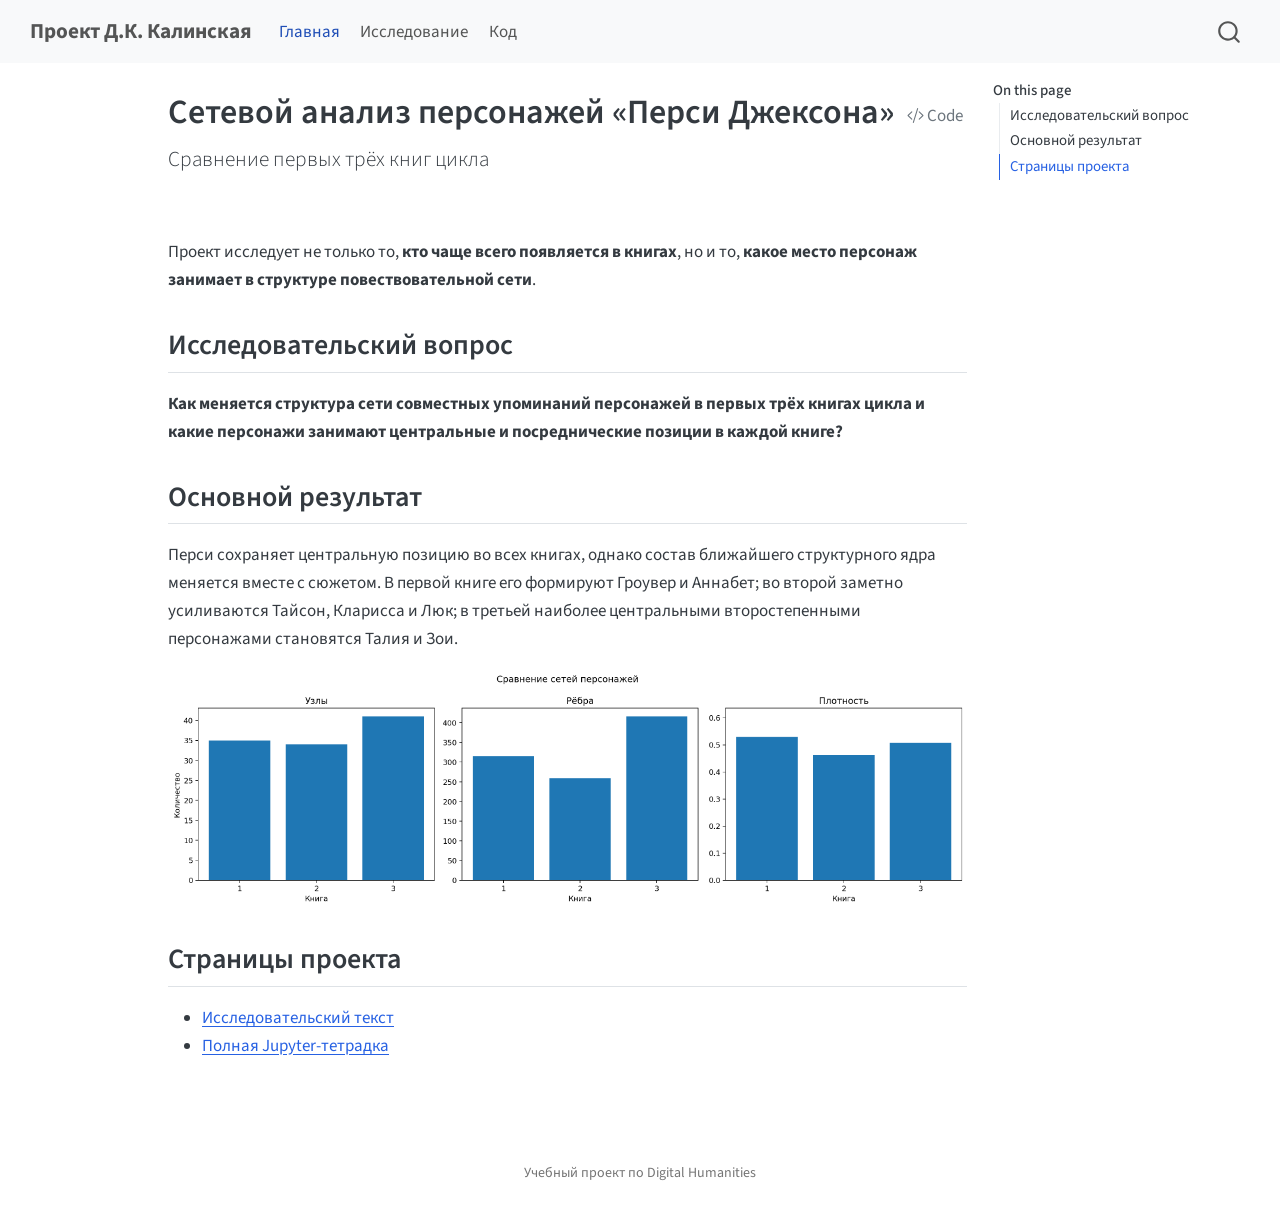
<file: docs/index.html>
<!DOCTYPE html>
<html xmlns="http://www.w3.org/1999/xhtml" lang="en" xml:lang="en"><head>

<meta charset="utf-8">
<meta name="generator" content="quarto-1.9.38">

<meta name="viewport" content="width=device-width, initial-scale=1.0, user-scalable=yes">


<title>Сетевой анализ персонажей «Перси Джексона» – Проект Д.К. Калинская</title>
<style>
/* Default styles provided by pandoc.
** See https://pandoc.org/MANUAL.html#variables-for-html for config info.
*/
code{white-space: pre-wrap;}
span.smallcaps{font-variant: small-caps;}
div.columns{display: flex; gap: min(4vw, 1.5em);}
div.column{flex: auto; overflow-x: auto;}
div.hanging-indent{margin-left: 1.5em; text-indent: -1.5em;}
ul.task-list{list-style: none;}
ul.task-list li input[type="checkbox"] {
  width: 0.8em;
  margin: 0 0.8em 0.2em -1em; /* quarto-specific, see https://github.com/quarto-dev/quarto-cli/issues/4556 */ 
  vertical-align: middle;
}
/* CSS for syntax highlighting */
html { -webkit-text-size-adjust: 100%; }
pre > code.sourceCode { white-space: pre; position: relative; }
pre > code.sourceCode > span { display: inline-block; line-height: 1.25; }
pre > code.sourceCode > span:empty { height: 1.2em; }
.sourceCode { overflow: visible; }
code.sourceCode > span { color: inherit; text-decoration: inherit; }
div.sourceCode { margin: 1em 0; }
pre.sourceCode { margin: 0; }
@media screen {
div.sourceCode { overflow: auto; }
}
@media print {
pre > code.sourceCode { white-space: pre-wrap; }
pre > code.sourceCode > span { text-indent: -5em; padding-left: 5em; }
}
pre.numberSource code
  { counter-reset: source-line 0; }
pre.numberSource code > span
  { position: relative; left: -4em; counter-increment: source-line; }
pre.numberSource code > span > a:first-child::before
  { content: counter(source-line);
    position: relative; left: -1em; text-align: right; vertical-align: baseline;
    border: none; display: inline-block;
    -webkit-touch-callout: none; -webkit-user-select: none;
    -khtml-user-select: none; -moz-user-select: none;
    -ms-user-select: none; user-select: none;
    padding: 0 4px; width: 4em;
  }
pre.numberSource { margin-left: 3em;  padding-left: 4px; }
div.sourceCode
  {   }
@media screen {
pre > code.sourceCode > span > a:first-child::before { text-decoration: underline; }
}
</style>


<script src="site_libs/quarto-nav/quarto-nav.js"></script>
<script src="site_libs/quarto-nav/headroom.min.js"></script>
<script src="site_libs/clipboard/clipboard.min.js"></script>
<script src="site_libs/quarto-search/autocomplete.umd.js"></script>
<script src="site_libs/quarto-search/fuse.min.js"></script>
<script src="site_libs/quarto-search/quarto-search.js"></script>
<meta name="quarto:offset" content="./">
<script src="site_libs/quarto-html/quarto.js" type="module"></script>
<script src="site_libs/quarto-html/tabsets/tabsets.js" type="module"></script>
<script src="site_libs/quarto-html/popper.min.js"></script>
<script src="site_libs/quarto-html/tippy.umd.min.js"></script>
<script src="site_libs/quarto-html/anchor.min.js"></script>
<link href="site_libs/quarto-html/tippy.css" rel="stylesheet">
<link href="site_libs/quarto-html/quarto-syntax-highlighting-15634bcf2e68342d4ad2dfa704d543f6.css" rel="stylesheet" id="quarto-text-highlighting-styles">
<script src="site_libs/bootstrap/bootstrap.min.js"></script>
<link href="site_libs/bootstrap/bootstrap-icons.css" rel="stylesheet">
<link href="site_libs/bootstrap/bootstrap-158031087360bce0ff56dc785ce39e06.min.css" rel="stylesheet" append-hash="true" id="quarto-bootstrap" data-mode="light">
<script id="quarto-search-options" type="application/json">{
  "location": "navbar",
  "copy-button": false,
  "collapse-after": 3,
  "panel-placement": "end",
  "type": "overlay",
  "limit": 50,
  "keyboard-shortcut": [
    "f",
    "/",
    "s"
  ],
  "show-item-context": false,
  "language": {
    "search-no-results-text": "No results",
    "search-matching-documents-text": "matching documents",
    "search-copy-link-title": "Copy link to search",
    "search-hide-matches-text": "Hide additional matches",
    "search-more-match-text": "more match in this document",
    "search-more-matches-text": "more matches in this document",
    "search-clear-button-title": "Clear",
    "search-text-placeholder": "",
    "search-detached-cancel-button-title": "Cancel",
    "search-submit-button-title": "Submit",
    "search-label": "Search"
  }
}</script>
<style>html{ scroll-behavior: smooth; }</style>


<link rel="stylesheet" href="styles.css">
</head>

<body class="nav-fixed quarto-light">

<div id="quarto-search-results"></div>
  <header id="quarto-header" class="headroom fixed-top">
    <nav class="navbar navbar-expand-lg " data-bs-theme="dark">
      <div class="navbar-container container-fluid">
      <div class="navbar-brand-container mx-auto">
    <a class="navbar-brand" href="./index.html">
    <span class="navbar-title">Проект Д.К. Калинская</span>
    </a>
  </div>
            <div id="quarto-search" class="" title="Search"></div>
          <button class="navbar-toggler" type="button" data-bs-toggle="collapse" data-bs-target="#navbarCollapse" aria-controls="navbarCollapse" role="menu" aria-expanded="false" aria-label="Toggle navigation" onclick="if (window.quartoToggleHeadroom) { window.quartoToggleHeadroom(); }">
  <span class="navbar-toggler-icon"></span>
</button>
          <div class="collapse navbar-collapse" id="navbarCollapse">
            <ul class="navbar-nav navbar-nav-scroll me-auto">
  <li class="nav-item">
    <a class="nav-link active" href="./index.html" aria-current="page"> 
<span class="menu-text">Главная</span></a>
  </li>  
  <li class="nav-item">
    <a class="nav-link" href="./analysis.html"> 
<span class="menu-text">Исследование</span></a>
  </li>  
  <li class="nav-item">
    <a class="nav-link" href="./notebooks/percy_network_analysis.html"> 
<span class="menu-text">Код</span></a>
  </li>  
</ul>
          </div> <!-- /navcollapse -->
            <div class="quarto-navbar-tools">
</div>
      </div> <!-- /container-fluid -->
    </nav>
</header>
<!-- content -->
<div id="quarto-content" class="quarto-container page-columns page-rows-contents page-layout-article page-navbar">
<!-- sidebar -->
<!-- margin-sidebar -->
    <div id="quarto-margin-sidebar" class="sidebar margin-sidebar">
        <nav id="TOC" role="doc-toc" class="toc-active">
    <h2 id="toc-title">On this page</h2>
   
  <ul>
  <li><a href="#исследовательский-вопрос" id="toc-исследовательский-вопрос" class="nav-link active" data-scroll-target="#исследовательский-вопрос">Исследовательский вопрос</a></li>
  <li><a href="#основной-результат" id="toc-основной-результат" class="nav-link" data-scroll-target="#основной-результат">Основной результат</a></li>
  <li><a href="#страницы-проекта" id="toc-страницы-проекта" class="nav-link" data-scroll-target="#страницы-проекта">Страницы проекта</a></li>
  </ul>
</nav>
    </div>
<!-- main -->
<main class="content" id="quarto-document-content">

<header id="title-block-header" class="quarto-title-block default">
<div class="quarto-title">
<div class="quarto-title-block"><div><h1 class="title">Сетевой анализ персонажей «Перси Джексона»</h1><button type="button" class="btn code-tools-button" id="quarto-code-tools-source"><i class="bi"></i> Code</button></div></div>
<p class="subtitle lead">Сравнение первых трёх книг цикла</p>
</div>



<div class="quarto-title-meta">

    
  
    
  </div>
  


</header>


<div class="hero">
<p>Проект исследует не только то, <strong>кто чаще всего появляется в книгах</strong>, но и то, <strong>какое место персонаж занимает в структуре повествовательной сети</strong>.</p>
</div>
<section id="исследовательский-вопрос" class="level2">
<h2 class="anchored" data-anchor-id="исследовательский-вопрос">Исследовательский вопрос</h2>
<p><strong>Как меняется структура сети совместных упоминаний персонажей в первых трёх книгах цикла и какие персонажи занимают центральные и посреднические позиции в каждой книге?</strong></p>
</section>
<section id="основной-результат" class="level2">
<h2 class="anchored" data-anchor-id="основной-результат">Основной результат</h2>
<p>Перси сохраняет центральную позицию во всех книгах, однако состав ближайшего структурного ядра меняется вместе с сюжетом. В первой книге его формируют Гроувер и Аннабет; во второй заметно усиливаются Тайсон, Кларисса и Люк; в третьей наиболее центральными второстепенными персонажами становятся Талия и Зои.</p>
<p><img src="results/figures/network_summary.png" class="img-fluid" alt="Сравнение числа узлов, рёбер и плотности сетей трёх книг"></p>
</section>
<section id="страницы-проекта" class="level2">
<h2 class="anchored" data-anchor-id="страницы-проекта">Страницы проекта</h2>
<ul>
<li><a href="./analysis.html">Исследовательский текст</a></li>
<li><a href="./notebooks/percy_network_analysis.html">Полная Jupyter-тетрадка</a></li>
</ul>


<!-- -->

</section>

</main> <!-- /main -->
<script id="quarto-html-after-body" type="application/javascript">
  window.document.addEventListener("DOMContentLoaded", function (event) {
    const icon = "";
    const anchorJS = new window.AnchorJS();
    anchorJS.options = {
      placement: 'right',
      icon: icon
    };
    anchorJS.add('.anchored');
    const isCodeAnnotation = (el) => {
      for (const clz of el.classList) {
        if (clz.startsWith('code-annotation-')) {                     
          return true;
        }
      }
      return false;
    }
    const onCopySuccess = function(e) {
      // button target
      const button = e.trigger;
      // don't keep focus
      button.blur();
      // flash "checked"
      button.classList.add('code-copy-button-checked');
      var currentTitle = button.getAttribute("title");
      button.setAttribute("title", "Copied!");
      let tooltip;
      if (window.bootstrap) {
        button.setAttribute("data-bs-toggle", "tooltip");
        button.setAttribute("data-bs-placement", "left");
        button.setAttribute("data-bs-title", "Copied!");
        tooltip = new bootstrap.Tooltip(button, 
          { trigger: "manual", 
            customClass: "code-copy-button-tooltip",
            offset: [0, -8]});
        tooltip.show();    
      }
      setTimeout(function() {
        if (tooltip) {
          tooltip.hide();
          button.removeAttribute("data-bs-title");
          button.removeAttribute("data-bs-toggle");
          button.removeAttribute("data-bs-placement");
        }
        button.setAttribute("title", currentTitle);
        button.classList.remove('code-copy-button-checked');
      }, 1000);
      // clear code selection
      e.clearSelection();
    }
    const getTextToCopy = function(trigger) {
      const outerScaffold = trigger.parentElement.cloneNode(true);
      const codeEl = outerScaffold.querySelector('code');
      for (const childEl of codeEl.children) {
        if (isCodeAnnotation(childEl)) {
          childEl.remove();
        }
      }
      return codeEl.innerText;
    }
    const clipboard = new window.ClipboardJS('.code-copy-button:not([data-in-quarto-modal])', {
      text: getTextToCopy
    });
    clipboard.on('success', onCopySuccess);
    if (window.document.getElementById('quarto-embedded-source-code-modal')) {
      const clipboardModal = new window.ClipboardJS('.code-copy-button[data-in-quarto-modal]', {
        text: getTextToCopy,
        container: window.document.getElementById('quarto-embedded-source-code-modal')
      });
      clipboardModal.on('success', onCopySuccess);
    }
    const viewSource = window.document.getElementById('quarto-view-source') ||
                       window.document.getElementById('quarto-code-tools-source');
    if (viewSource) {
      const sourceUrl = viewSource.getAttribute("data-quarto-source-url");
      viewSource.addEventListener("click", function(e) {
        if (sourceUrl) {
          // rstudio viewer pane
          if (/\bcapabilities=\b/.test(window.location)) {
            window.open(sourceUrl);
          } else {
            window.location.href = sourceUrl;
          }
        } else {
          const modal = new bootstrap.Modal(document.getElementById('quarto-embedded-source-code-modal'));
          modal.show();
        }
        return false;
      });
    }
    function toggleCodeHandler(show) {
      return function(e) {
        const detailsSrc = window.document.querySelectorAll(".cell > details > .sourceCode");
        for (let i=0; i<detailsSrc.length; i++) {
          const details = detailsSrc[i].parentElement;
          if (show) {
            details.open = true;
          } else {
            details.removeAttribute("open");
          }
        }
        const cellCodeDivs = window.document.querySelectorAll(".cell > .sourceCode");
        const fromCls = show ? "hidden" : "unhidden";
        const toCls = show ? "unhidden" : "hidden";
        for (let i=0; i<cellCodeDivs.length; i++) {
          const codeDiv = cellCodeDivs[i];
          if (codeDiv.classList.contains(fromCls)) {
            codeDiv.classList.remove(fromCls);
            codeDiv.classList.add(toCls);
          } 
        }
        return false;
      }
    }
    const hideAllCode = window.document.getElementById("quarto-hide-all-code");
    if (hideAllCode) {
      hideAllCode.addEventListener("click", toggleCodeHandler(false));
    }
    const showAllCode = window.document.getElementById("quarto-show-all-code");
    if (showAllCode) {
      showAllCode.addEventListener("click", toggleCodeHandler(true));
    }
      var localhostRegex = new RegExp(/^(?:http|https):\/\/localhost\:?[0-9]*\//);
      var mailtoRegex = new RegExp(/^mailto:/);
        var filterRegex = new RegExp('/' + window.location.host + '/');
      var isInternal = (href) => {
          return filterRegex.test(href) || localhostRegex.test(href) || mailtoRegex.test(href);
      }
      // Inspect non-navigation links and adorn them if external
     var links = window.document.querySelectorAll('a[href]:not(.nav-link):not(.navbar-brand):not(.toc-action):not(.sidebar-link):not(.sidebar-item-toggle):not(.pagination-link):not(.no-external):not([aria-hidden]):not(.dropdown-item):not(.quarto-navigation-tool):not(.about-link)');
      for (var i=0; i<links.length; i++) {
        const link = links[i];
        if (!isInternal(link.href)) {
          // undo the damage that might have been done by quarto-nav.js in the case of
          // links that we want to consider external
          if (link.dataset.originalHref !== undefined) {
            link.href = link.dataset.originalHref;
          }
        }
      }
    function tippyHover(el, contentFn, onTriggerFn, onUntriggerFn) {
      const config = {
        allowHTML: true,
        maxWidth: 500,
        delay: 100,
        arrow: false,
        appendTo: function(el) {
            return el.parentElement;
        },
        interactive: true,
        interactiveBorder: 10,
        theme: 'quarto',
        placement: 'bottom-start',
      };
      if (contentFn) {
        config.content = contentFn;
      }
      if (onTriggerFn) {
        config.onTrigger = onTriggerFn;
      }
      if (onUntriggerFn) {
        config.onUntrigger = onUntriggerFn;
      }
      window.tippy(el, config); 
    }
    const noterefs = window.document.querySelectorAll('a[role="doc-noteref"]');
    for (var i=0; i<noterefs.length; i++) {
      const ref = noterefs[i];
      tippyHover(ref, function() {
        // use id or data attribute instead here
        let href = ref.getAttribute('data-footnote-href') || ref.getAttribute('href');
        try { href = new URL(href).hash; } catch {}
        const id = href.replace(/^#\/?/, "");
        const note = window.document.getElementById(id);
        if (note) {
          return note.innerHTML;
        } else {
          return "";
        }
      });
    }
    const xrefs = window.document.querySelectorAll('a.quarto-xref');
    const processXRef = (id, note) => {
      // Strip column container classes
      const stripColumnClz = (el) => {
        el.classList.remove("page-full", "page-columns");
        if (el.children) {
          for (const child of el.children) {
            stripColumnClz(child);
          }
        }
      }
      stripColumnClz(note)
      if (id === null || id.startsWith('sec-')) {
        // Special case sections, only their first couple elements
        const container = document.createElement("div");
        if (note.children && note.children.length > 2) {
          container.appendChild(note.children[0].cloneNode(true));
          for (let i = 1; i < note.children.length; i++) {
            const child = note.children[i];
            if (child.tagName === "P" && child.innerText === "") {
              continue;
            } else {
              container.appendChild(child.cloneNode(true));
              break;
            }
          }
          if (window.Quarto?.typesetMath) {
            window.Quarto.typesetMath(container);
          }
          return container.innerHTML
        } else {
          if (window.Quarto?.typesetMath) {
            window.Quarto.typesetMath(note);
          }
          return note.innerHTML;
        }
      } else {
        // Remove any anchor links if they are present
        const anchorLink = note.querySelector('a.anchorjs-link');
        if (anchorLink) {
          anchorLink.remove();
        }
        if (window.Quarto?.typesetMath) {
          window.Quarto.typesetMath(note);
        }
        if (note.classList.contains("callout")) {
          return note.outerHTML;
        } else {
          return note.innerHTML;
        }
      }
    }
    for (var i=0; i<xrefs.length; i++) {
      const xref = xrefs[i];
      tippyHover(xref, undefined, function(instance) {
        instance.disable();
        let url = xref.getAttribute('href');
        let hash = undefined; 
        if (url.startsWith('#')) {
          hash = url;
        } else {
          try { hash = new URL(url).hash; } catch {}
        }
        if (hash) {
          const id = hash.replace(/^#\/?/, "");
          const note = window.document.getElementById(id);
          if (note !== null) {
            try {
              const html = processXRef(id, note.cloneNode(true));
              instance.setContent(html);
            } finally {
              instance.enable();
              instance.show();
            }
          } else {
            // See if we can fetch this
            fetch(url.split('#')[0])
            .then(res => res.text())
            .then(html => {
              const parser = new DOMParser();
              const htmlDoc = parser.parseFromString(html, "text/html");
              const note = htmlDoc.getElementById(id);
              if (note !== null) {
                const html = processXRef(id, note);
                instance.setContent(html);
              } 
            }).finally(() => {
              instance.enable();
              instance.show();
            });
          }
        } else {
          // See if we can fetch a full url (with no hash to target)
          // This is a special case and we should probably do some content thinning / targeting
          fetch(url)
          .then(res => res.text())
          .then(html => {
            const parser = new DOMParser();
            const htmlDoc = parser.parseFromString(html, "text/html");
            const note = htmlDoc.querySelector('main.content');
            if (note !== null) {
              // This should only happen for chapter cross references
              // (since there is no id in the URL)
              // remove the first header
              if (note.children.length > 0 && note.children[0].tagName === "HEADER") {
                note.children[0].remove();
              }
              const html = processXRef(null, note);
              instance.setContent(html);
            } 
          }).finally(() => {
            instance.enable();
            instance.show();
          });
        }
      }, function(instance) {
      });
    }
        let selectedAnnoteEl;
        const selectorForAnnotation = ( cell, annotation) => {
          let cellAttr = 'data-code-cell="' + cell + '"';
          let lineAttr = 'data-code-annotation="' +  annotation + '"';
          const selector = 'span[' + cellAttr + '][' + lineAttr + ']';
          return selector;
        }
        const selectCodeLines = (annoteEl) => {
          const doc = window.document;
          const targetCell = annoteEl.getAttribute("data-target-cell");
          const targetAnnotation = annoteEl.getAttribute("data-target-annotation");
          const annoteSpan = window.document.querySelector(selectorForAnnotation(targetCell, targetAnnotation));
          const lines = annoteSpan.getAttribute("data-code-lines").split(",");
          const lineIds = lines.map((line) => {
            return targetCell + "-" + line;
          })
          let top = null;
          let height = null;
          let parent = null;
          if (lineIds.length > 0) {
              //compute the position of the single el (top and bottom and make a div)
              const el = window.document.getElementById(lineIds[0]);
              top = el.offsetTop;
              height = el.offsetHeight;
              parent = el.parentElement.parentElement;
            if (lineIds.length > 1) {
              const lastEl = window.document.getElementById(lineIds[lineIds.length - 1]);
              const bottom = lastEl.offsetTop + lastEl.offsetHeight;
              height = bottom - top;
            }
            if (top !== null && height !== null && parent !== null) {
              // cook up a div (if necessary) and position it 
              let div = window.document.getElementById("code-annotation-line-highlight");
              if (div === null) {
                div = window.document.createElement("div");
                div.setAttribute("id", "code-annotation-line-highlight");
                div.style.position = 'absolute';
                parent.appendChild(div);
              }
              div.style.top = top - 2 + "px";
              div.style.height = height + 4 + "px";
              div.style.left = 0;
              let gutterDiv = window.document.getElementById("code-annotation-line-highlight-gutter");
              if (gutterDiv === null) {
                gutterDiv = window.document.createElement("div");
                gutterDiv.setAttribute("id", "code-annotation-line-highlight-gutter");
                gutterDiv.style.position = 'absolute';
                const codeCell = window.document.getElementById(targetCell);
                const gutter = codeCell.querySelector('.code-annotation-gutter');
                gutter.appendChild(gutterDiv);
              }
              gutterDiv.style.top = top - 2 + "px";
              gutterDiv.style.height = height + 4 + "px";
            }
            selectedAnnoteEl = annoteEl;
          }
        };
        const unselectCodeLines = () => {
          const elementsIds = ["code-annotation-line-highlight", "code-annotation-line-highlight-gutter"];
          elementsIds.forEach((elId) => {
            const div = window.document.getElementById(elId);
            if (div) {
              div.remove();
            }
          });
          selectedAnnoteEl = undefined;
        };
          // Handle positioning of the toggle
      window.addEventListener(
        "resize",
        throttle(() => {
          elRect = undefined;
          if (selectedAnnoteEl) {
            selectCodeLines(selectedAnnoteEl);
          }
        }, 10)
      );
      function throttle(fn, ms) {
      let throttle = false;
      let timer;
        return (...args) => {
          if(!throttle) { // first call gets through
              fn.apply(this, args);
              throttle = true;
          } else { // all the others get throttled
              if(timer) clearTimeout(timer); // cancel #2
              timer = setTimeout(() => {
                fn.apply(this, args);
                timer = throttle = false;
              }, ms);
          }
        };
      }
        // Attach click handler to the DT
        const annoteDls = window.document.querySelectorAll('dt[data-target-cell]');
        for (const annoteDlNode of annoteDls) {
          annoteDlNode.addEventListener('click', (event) => {
            const clickedEl = event.target;
            if (clickedEl !== selectedAnnoteEl) {
              unselectCodeLines();
              const activeEl = window.document.querySelector('dt[data-target-cell].code-annotation-active');
              if (activeEl) {
                activeEl.classList.remove('code-annotation-active');
              }
              selectCodeLines(clickedEl);
              clickedEl.classList.add('code-annotation-active');
            } else {
              // Unselect the line
              unselectCodeLines();
              clickedEl.classList.remove('code-annotation-active');
            }
          });
        }
    const findCites = (el) => {
      const parentEl = el.parentElement;
      if (parentEl) {
        const cites = parentEl.dataset.cites;
        if (cites) {
          return {
            el,
            cites: cites.split(' ')
          };
        } else {
          return findCites(el.parentElement)
        }
      } else {
        return undefined;
      }
    };
    var bibliorefs = window.document.querySelectorAll('a[role="doc-biblioref"]');
    for (var i=0; i<bibliorefs.length; i++) {
      const ref = bibliorefs[i];
      const citeInfo = findCites(ref);
      if (citeInfo) {
        tippyHover(citeInfo.el, function() {
          var popup = window.document.createElement('div');
          citeInfo.cites.forEach(function(cite) {
            var citeDiv = window.document.createElement('div');
            citeDiv.classList.add('hanging-indent');
            citeDiv.classList.add('csl-entry');
            var biblioDiv = window.document.getElementById('ref-' + cite);
            if (biblioDiv) {
              citeDiv.innerHTML = biblioDiv.innerHTML;
            }
            popup.appendChild(citeDiv);
          });
          return popup.innerHTML;
        });
      }
    }
  });
  </script><div class="modal fade" id="quarto-embedded-source-code-modal" tabindex="-1" aria-labelledby="quarto-embedded-source-code-modal-label" aria-hidden="true"><div class="modal-dialog modal-dialog-scrollable"><div class="modal-content"><div class="modal-header"><h5 class="modal-title" id="quarto-embedded-source-code-modal-label">Source Code</h5><button class="btn-close" data-bs-dismiss="modal"></button></div><div class="modal-body"><div class="">
<div class="code-copy-outer-scaffold"><div class="sourceCode" id="cb1" data-shortcodes="false"><pre class="sourceCode markdown code-with-copy"><code class="sourceCode markdown"><span id="cb1-1"><a href="#cb1-1" aria-hidden="true" tabindex="-1"></a><span class="co">---</span></span>
<span id="cb1-2"><a href="#cb1-2" aria-hidden="true" tabindex="-1"></a><span class="an">title:</span><span class="co"> "Сетевой анализ персонажей «Перси Джексона»"</span></span>
<span id="cb1-3"><a href="#cb1-3" aria-hidden="true" tabindex="-1"></a><span class="an">subtitle:</span><span class="co"> "Сравнение первых трёх книг цикла"</span></span>
<span id="cb1-4"><a href="#cb1-4" aria-hidden="true" tabindex="-1"></a><span class="co">---</span></span>
<span id="cb1-5"><a href="#cb1-5" aria-hidden="true" tabindex="-1"></a></span>
<span id="cb1-6"><a href="#cb1-6" aria-hidden="true" tabindex="-1"></a>::: {.hero}</span>
<span id="cb1-7"><a href="#cb1-7" aria-hidden="true" tabindex="-1"></a>Проект исследует не только то, **кто чаще всего появляется в книгах**, но и то, **какое место персонаж занимает в структуре повествовательной сети**.</span>
<span id="cb1-8"><a href="#cb1-8" aria-hidden="true" tabindex="-1"></a>:::</span>
<span id="cb1-9"><a href="#cb1-9" aria-hidden="true" tabindex="-1"></a></span>
<span id="cb1-10"><a href="#cb1-10" aria-hidden="true" tabindex="-1"></a><span class="fu">## Исследовательский вопрос</span></span>
<span id="cb1-11"><a href="#cb1-11" aria-hidden="true" tabindex="-1"></a></span>
<span id="cb1-12"><a href="#cb1-12" aria-hidden="true" tabindex="-1"></a>**Как меняется структура сети совместных упоминаний персонажей в первых трёх книгах цикла и какие персонажи занимают центральные и посреднические позиции в каждой книге?**</span>
<span id="cb1-13"><a href="#cb1-13" aria-hidden="true" tabindex="-1"></a></span>
<span id="cb1-14"><a href="#cb1-14" aria-hidden="true" tabindex="-1"></a><span class="fu">## Основной результат</span></span>
<span id="cb1-15"><a href="#cb1-15" aria-hidden="true" tabindex="-1"></a></span>
<span id="cb1-16"><a href="#cb1-16" aria-hidden="true" tabindex="-1"></a>Перси сохраняет центральную позицию во всех книгах, однако состав ближайшего структурного ядра меняется вместе с сюжетом. В первой книге его формируют Гроувер и Аннабет; во второй заметно усиливаются Тайсон, Кларисса и Люк; в третьей наиболее центральными второстепенными персонажами становятся Талия и Зои.</span>
<span id="cb1-17"><a href="#cb1-17" aria-hidden="true" tabindex="-1"></a></span>
<span id="cb1-18"><a href="#cb1-18" aria-hidden="true" tabindex="-1"></a><span class="al">![](results/figures/network_summary.png)</span>{fig-alt="Сравнение числа узлов, рёбер и плотности сетей трёх книг"}</span>
<span id="cb1-19"><a href="#cb1-19" aria-hidden="true" tabindex="-1"></a></span>
<span id="cb1-20"><a href="#cb1-20" aria-hidden="true" tabindex="-1"></a><span class="fu">## Страницы проекта</span></span>
<span id="cb1-21"><a href="#cb1-21" aria-hidden="true" tabindex="-1"></a></span>
<span id="cb1-22"><a href="#cb1-22" aria-hidden="true" tabindex="-1"></a><span class="ss">- </span><span class="co">[</span><span class="ot">Исследовательский текст</span><span class="co">](analysis.qmd)</span></span>
<span id="cb1-23"><a href="#cb1-23" aria-hidden="true" tabindex="-1"></a><span class="ss">- </span><span class="co">[</span><span class="ot">Полная Jupyter-тетрадка</span><span class="co">](notebooks/percy_network_analysis.ipynb)</span></span></code></pre></div><button title="Copy to Clipboard" class="code-copy-button" data-in-quarto-modal=""><i class="bi"></i></button></div>
</div></div></div></div></div>
</div> <!-- /content -->
<footer class="footer">
  <div class="nav-footer">
    <div class="nav-footer-left">
      &nbsp;
    </div>   
    <div class="nav-footer-center">
<p>Учебный проект по Digital Humanities</p>
</div>
    <div class="nav-footer-right">
      &nbsp;
    </div>
  </div>
</footer>




<script src="site_libs/quarto-html/zenscroll-min.js"></script>
</body></html>
</file>
<file: docs/site_libs/quarto-html/tippy.css>
.tippy-box[data-animation=fade][data-state=hidden]{opacity:0}[data-tippy-root]{max-width:calc(100vw - 10px)}.tippy-box{position:relative;background-color:#333;color:#fff;border-radius:4px;font-size:14px;line-height:1.4;white-space:normal;outline:0;transition-property:transform,visibility,opacity}.tippy-box[data-placement^=top]>.tippy-arrow{bottom:0}.tippy-box[data-placement^=top]>.tippy-arrow:before{bottom:-7px;left:0;border-width:8px 8px 0;border-top-color:initial;transform-origin:center top}.tippy-box[data-placement^=bottom]>.tippy-arrow{top:0}.tippy-box[data-placement^=bottom]>.tippy-arrow:before{top:-7px;left:0;border-width:0 8px 8px;border-bottom-color:initial;transform-origin:center bottom}.tippy-box[data-placement^=left]>.tippy-arrow{right:0}.tippy-box[data-placement^=left]>.tippy-arrow:before{border-width:8px 0 8px 8px;border-left-color:initial;right:-7px;transform-origin:center left}.tippy-box[data-placement^=right]>.tippy-arrow{left:0}.tippy-box[data-placement^=right]>.tippy-arrow:before{left:-7px;border-width:8px 8px 8px 0;border-right-color:initial;transform-origin:center right}.tippy-box[data-inertia][data-state=visible]{transition-timing-function:cubic-bezier(.54,1.5,.38,1.11)}.tippy-arrow{width:16px;height:16px;color:#333}.tippy-arrow:before{content:"";position:absolute;border-color:transparent;border-style:solid}.tippy-content{position:relative;padding:5px 9px;z-index:1}
</file>
<file: docs/site_libs/quarto-html/quarto-syntax-highlighting-15634bcf2e68342d4ad2dfa704d543f6.css>
/* quarto syntax highlight colors */
:root {
  --quarto-hl-ot-color: #003B4F;
  --quarto-hl-at-color: #657422;
  --quarto-hl-ss-color: #20794D;
  --quarto-hl-an-color: #5E5E5E;
  --quarto-hl-fu-color: #4758AB;
  --quarto-hl-st-color: #20794D;
  --quarto-hl-cf-color: #003B4F;
  --quarto-hl-op-color: #5E5E5E;
  --quarto-hl-er-color: #AD0000;
  --quarto-hl-bn-color: #AD0000;
  --quarto-hl-al-color: #AD0000;
  --quarto-hl-va-color: #111111;
  --quarto-hl-bu-color: inherit;
  --quarto-hl-ex-color: inherit;
  --quarto-hl-pp-color: #AD0000;
  --quarto-hl-in-color: #5E5E5E;
  --quarto-hl-vs-color: #20794D;
  --quarto-hl-wa-color: #5E5E5E;
  --quarto-hl-do-color: #5E5E5E;
  --quarto-hl-im-color: #00769E;
  --quarto-hl-ch-color: #20794D;
  --quarto-hl-dt-color: #AD0000;
  --quarto-hl-fl-color: #AD0000;
  --quarto-hl-co-color: #5E5E5E;
  --quarto-hl-cv-color: #5E5E5E;
  --quarto-hl-cn-color: #8f5902;
  --quarto-hl-sc-color: #5E5E5E;
  --quarto-hl-dv-color: #AD0000;
  --quarto-hl-kw-color: #003B4F;
}

/* other quarto variables */
:root {
  --quarto-font-monospace: SFMono-Regular, Menlo, Monaco, Consolas, "Liberation Mono", "Courier New", monospace;
}

/* syntax highlight based on Pandoc's rules */
pre > code.sourceCode > span {
  color: #003B4F;
}

code.sourceCode > span {
  color: #003B4F;
}

div.sourceCode,
div.sourceCode pre.sourceCode {
  color: #003B4F;
}

/* Normal */
code span {
  color: #003B4F;
}

/* Alert */
code span.al {
  color: #AD0000;
  font-style: inherit;
}

/* Annotation */
code span.an {
  color: #5E5E5E;
  font-style: inherit;
}

/* Attribute */
code span.at {
  color: #657422;
  font-style: inherit;
}

/* BaseN */
code span.bn {
  color: #AD0000;
  font-style: inherit;
}

/* BuiltIn */
code span.bu {
  font-style: inherit;
}

/* ControlFlow */
code span.cf {
  color: #003B4F;
  font-weight: bold;
  font-style: inherit;
}

/* Char */
code span.ch {
  color: #20794D;
  font-style: inherit;
}

/* Constant */
code span.cn {
  color: #8f5902;
  font-style: inherit;
}

/* Comment */
code span.co {
  color: #5E5E5E;
  font-style: inherit;
}

/* CommentVar */
code span.cv {
  color: #5E5E5E;
  font-style: italic;
}

/* Documentation */
code span.do {
  color: #5E5E5E;
  font-style: italic;
}

/* DataType */
code span.dt {
  color: #AD0000;
  font-style: inherit;
}

/* DecVal */
code span.dv {
  color: #AD0000;
  font-style: inherit;
}

/* Error */
code span.er {
  color: #AD0000;
  font-style: inherit;
}

/* Extension */
code span.ex {
  font-style: inherit;
}

/* Float */
code span.fl {
  color: #AD0000;
  font-style: inherit;
}

/* Function */
code span.fu {
  color: #4758AB;
  font-style: inherit;
}

/* Import */
code span.im {
  color: #00769E;
  font-style: inherit;
}

/* Information */
code span.in {
  color: #5E5E5E;
  font-style: inherit;
}

/* Keyword */
code span.kw {
  color: #003B4F;
  font-weight: bold;
  font-style: inherit;
}

/* Operator */
code span.op {
  color: #5E5E5E;
  font-style: inherit;
}

/* Other */
code span.ot {
  color: #003B4F;
  font-style: inherit;
}

/* Preprocessor */
code span.pp {
  color: #AD0000;
  font-style: inherit;
}

/* SpecialChar */
code span.sc {
  color: #5E5E5E;
  font-style: inherit;
}

/* SpecialString */
code span.ss {
  color: #20794D;
  font-style: inherit;
}

/* String */
code span.st {
  color: #20794D;
  font-style: inherit;
}

/* Variable */
code span.va {
  color: #111111;
  font-style: inherit;
}

/* VerbatimString */
code span.vs {
  color: #20794D;
  font-style: inherit;
}

/* Warning */
code span.wa {
  color: #5E5E5E;
  font-style: italic;
}

.prevent-inlining {
  content: "</";
}

/*# sourceMappingURL=f23921c56f73e400b49028c9186a1aa0.css.map */
</file>
<file: docs/styles.css>
body { line-height: 1.65; }
.navbar-brand { font-weight: 700; }
.hero { padding: 2rem 0 1rem 0; }
.metric-note { border-left: 4px solid #777; padding-left: 1rem; }
iframe.network-frame { width: 100%; height: 760px; border: 1px solid #ddd; border-radius: 8px; }
</file>
